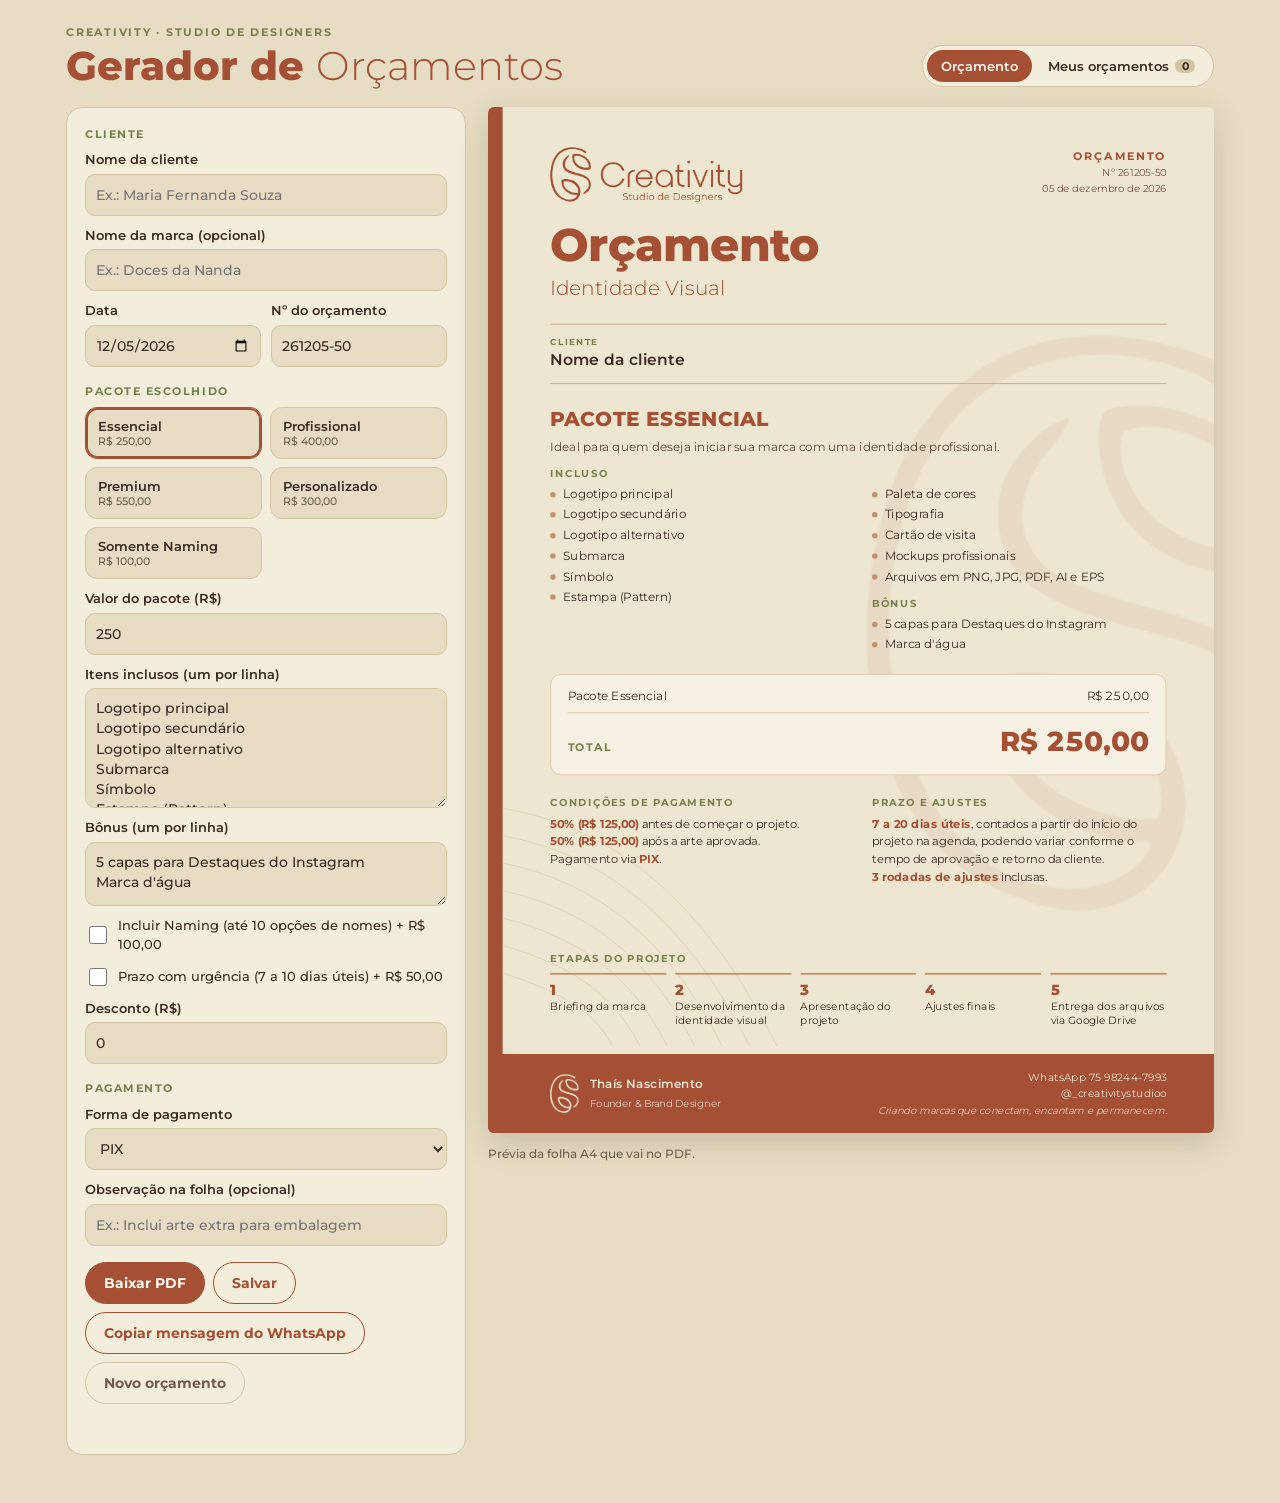
<file: orcamentos/index.html>
<!doctype html>
<html lang="pt-BR">
<head>
<meta charset="utf-8">
<meta name="viewport" content="width=device-width,initial-scale=1,viewport-fit=cover">
<title>Orçamentos Creativity</title>
<meta name="description" content="Gerador de orçamentos da Creativity · Studio de Designers. Crie, salve e baixe orçamentos em PDF.">
<meta name="theme-color" content="#A54F35">
<meta name="apple-mobile-web-app-capable" content="yes">
<meta name="mobile-web-app-capable" content="yes">
<meta name="apple-mobile-web-app-title" content="Orçamentos">
<meta name="apple-mobile-web-app-status-bar-style" content="default">
<link rel="manifest" href="manifest.webmanifest">
<link rel="icon" type="image/png" sizes="32x32" href="assets/favicon-32.png">
<link rel="apple-touch-icon" href="assets/apple-touch-icon.png">
<link rel="stylesheet" href="app.css">
</head>
<body>
<div class="wrap">
<header>
 <div><div class="eb">Creativity · Studio de Designers</div><h1>Gerador de <span>Orçamentos</span></h1></div>
 <div class="hd-r">
  <nav class="tabs" role="tablist" aria-label="Seções">
   <button type="button" role="tab" id="tab-novo" aria-selected="true" aria-controls="view-novo">Orçamento</button>
   <button type="button" role="tab" id="tab-lista" aria-selected="false" aria-controls="view-lista">Meus orçamentos <span class="cnt" id="cnt">0</span></button>
  </nav>
  <button type="button" class="btn sm" id="instalar" hidden>Instalar app</button>
 </div>
</header>

<p class="ios" id="ios" hidden>Para instalar no iPhone: toque em <b>Compartilhar</b> e depois em <b>Adicionar à Tela de Início</b>.</p>

<section id="view-novo" role="tabpanel" aria-labelledby="tab-novo">
<div class="layout">
<form id="f" autocomplete="off">
 <fieldset><legend>Cliente</legend>
  <label for="cli">Nome da cliente<input type="text" id="cli" placeholder="Ex.: Maria Fernanda Souza"></label>
  <label for="mar">Nome da marca (opcional)<input type="text" id="mar" placeholder="Ex.: Doces da Nanda"></label>
  <div class="row">
   <label for="dt">Data<input type="date" id="dt"></label>
   <label for="num">Nº do orçamento<input type="text" id="num"></label>
  </div>
 </fieldset>
 <fieldset><legend>Pacote escolhido</legend>
  <div class="pk" id="pk" role="group" aria-label="Pacote"></div>
  <label for="preco">Valor do pacote (R$)<input type="number" id="preco" min="0" step="10" inputmode="decimal"></label>
  <label for="itens" id="litens">Itens inclusos (um por linha)<textarea id="itens"></textarea></label>
  <label for="bonus" id="lbonus">Bônus (um por linha)<textarea id="bonus" style="min-height:64px"></textarea></label>
  <label class="chk" for="naming"><input type="checkbox" id="naming">Incluir Naming (até 10 opções de nomes) + R$ 100,00</label>
  <label class="chk" for="urg"><input type="checkbox" id="urg">Prazo com urgência (7 a 10 dias úteis) + R$ 50,00</label>
  <label for="desc">Desconto (R$)<input type="number" id="desc" min="0" step="5" value="0" inputmode="decimal"></label>
 </fieldset>
 <fieldset><legend>Pagamento</legend>
  <label for="pag">Forma de pagamento<select id="pag"><option value="pix">PIX</option><option value="cartao">Cartão de crédito</option><option value="ambos">PIX ou cartão de crédito</option></select></label>
  <label for="obs">Observação na folha (opcional)<input type="text" id="obs" placeholder="Ex.: Inclui arte extra para embalagem"></label>
 </fieldset>
 <div class="act">
  <button type="button" class="btn p" id="pdf">Baixar PDF</button>
  <button type="button" class="btn" id="share" hidden>Compartilhar PDF</button>
  <button type="button" class="btn" id="salvar">Salvar</button>
  <button type="button" class="btn" id="wpp">Copiar mensagem do WhatsApp</button>
  <button type="button" class="btn ghost" id="novo">Novo orçamento</button>
 </div>
 <p id="msg" role="status"></p>
</form>

<div class="side">
 <div class="stage" id="stage"><div class="scaler" id="scaler">
  <div class="page" id="page">
   <div class="band"></div>
   <img class="wm" src="assets/simbolo.png" alt="">
   <svg class="waves" viewBox="0 0 420 300" fill="none" stroke="#D9C39F" stroke-width="1">
    <path d="M0 40 C120 60 220 140 300 300"/><path d="M0 70 C110 90 200 160 270 300"/><path d="M0 100 C100 120 180 180 240 300"/><path d="M0 130 C90 150 160 200 210 300"/><path d="M0 160 C80 180 140 220 180 300"/><path d="M0 190 C70 210 120 240 150 300"/><path d="M0 220 C60 240 100 260 120 300"/>
   </svg>
   <div class="in">
    <div class="ph"><img src="assets/logo.png" alt="Creativity Studio de Designers"><div class="meta"><b>ORÇAMENTO</b><span id="p_num"></span><br><span id="p_dt"></span></div></div>
    <div class="ttl"><h2>Orçamento</h2><p id="p_sub">Identidade Visual</p></div>
    <div class="cli"><div><span>Cliente</span><strong id="p_cli"></strong></div><div id="p_marw"><span>Marca</span><strong id="p_mar"></strong></div></div>
    <div class="pkg"><h3 id="p_pk"></h3><p class="ds" id="p_ds"></p>
     <div class="cols"><div><h4>Incluso</h4><ul id="p_i1"></ul></div><div><h4 style="visibility:hidden">Incluso</h4><ul id="p_i2"></ul><div id="p_bw" style="margin-top:12px"><h4>Bônus</h4><ul id="p_b"></ul></div></div></div>
    </div>
    <div class="vals" id="p_vals"></div>
    <div class="cond">
     <div><h4>Condições de pagamento</h4><p id="p_pag"></p></div>
     <div><h4>Prazo e ajustes</h4><p id="p_prazo"></p></div>
    </div>
    <p class="obs" id="p_obs"></p>
    <div class="et" id="p_et"><h4>Etapas do projeto</h4><ol><li><b>1</b>Briefing da marca</li><li><b>2</b>Desenvolvimento da identidade visual</li><li><b>3</b>Apresentação do projeto</li><li><b>4</b>Ajustes finais</li><li><b>5</b>Entrega dos arquivos via Google Drive</li></ol></div>
   </div>
   <div class="pf">
    <div class="sig"><img src="assets/assinatura.png" alt=""><div><b>Thaís Nascimento</b><span>Founder &amp; Brand Designer</span></div></div>
    <div class="ct">WhatsApp 75 98244-7993<br>@_creativitystudioo<br><span class="q">Criando marcas que conectam, encantam e permanecem.</span></div>
   </div>
  </div>
 </div></div>
 <p class="hint">Prévia da folha A4 que vai no PDF.</p>
</div>
</div>
</section>

<section id="view-lista" role="tabpanel" aria-labelledby="tab-lista" hidden>
 <div class="lst-hd">
  <label for="busca" class="grow">Buscar<input type="search" id="busca" placeholder="Cliente, marca, pacote ou nº"></label>
  <div class="act">
   <button type="button" class="btn sm" id="exportar">Exportar backup</button>
   <label class="btn sm file">Importar backup<input type="file" id="importar" accept="application/json,.json"></label>
  </div>
 </div>
 <p class="hint">Os orçamentos ficam salvos neste aparelho. Use “Exportar backup” para guardar uma cópia ou levar para outro aparelho.</p>
 <p id="msg2" role="status"></p>
 <ul class="lst" id="lst"></ul>
 <p class="vazio" id="vazio">Nenhum orçamento salvo ainda. Crie um na aba <b>Orçamento</b> e toque em <b>Salvar</b> ou <b>Baixar PDF</b>.</p>
</section>
</div>

<script src="vendor/html2canvas.min.js" defer></script>
<script src="vendor/jspdf.umd.min.js" defer></script>
<script src="app.js" defer></script>
</body>
</html>
</file>
<file: orcamentos/app.css>
@font-face{font-family:"Montserrat";font-style:normal;font-weight:300;font-display:swap;src:url(fonts/montserrat-latin-300-normal.woff2) format("woff2")}
@font-face{font-family:"Montserrat";font-style:normal;font-weight:400;font-display:swap;src:url(fonts/montserrat-latin-400-normal.woff2) format("woff2")}
@font-face{font-family:"Montserrat";font-style:normal;font-weight:500;font-display:swap;src:url(fonts/montserrat-latin-500-normal.woff2) format("woff2")}
@font-face{font-family:"Montserrat";font-style:normal;font-weight:600;font-display:swap;src:url(fonts/montserrat-latin-600-normal.woff2) format("woff2")}
@font-face{font-family:"Montserrat";font-style:normal;font-weight:700;font-display:swap;src:url(fonts/montserrat-latin-700-normal.woff2) format("woff2")}
@font-face{font-family:"Montserrat";font-style:normal;font-weight:800;font-display:swap;src:url(fonts/montserrat-latin-800-normal.woff2) format("woff2")}

:root{
 --bg:#E6DDC4;--panel:#F3EDDC;--ink:#3A2A21;--muted:#6F5E50;--line:#D3C5A2;
 --terra:#A54F35;--oliva:#79804F;--creme:#EDE6D0;--nude:#BF936F;--on:#FFF8EE;
 --f:"Montserrat",system-ui,-apple-system,"Segoe UI",sans-serif;
 color-scheme:light;
}
@media (prefers-color-scheme:dark){:root:not([data-theme="light"]){--bg:#211914;--panel:#2C221C;--ink:#F1E8D2;--muted:#B8A691;--line:#45372D;--terra:#E08A6C;--oliva:#AEB582;--on:#211914;color-scheme:dark}}
:root[data-theme="dark"]{--bg:#211914;--panel:#2C221C;--ink:#F1E8D2;--muted:#B8A691;--line:#45372D;--terra:#E08A6C;--oliva:#AEB582;--on:#211914;color-scheme:dark}
*{box-sizing:border-box}
[hidden]{display:none!important}
html,body{margin:0}
body{background:var(--bg);color:var(--ink);font:14px/1.5 var(--f);-webkit-text-size-adjust:100%}
img{max-width:100%}
.wrap{max-width:1180px;margin:0 auto;padding-top:max(24px,env(safe-area-inset-top,0px));padding-bottom:max(48px,env(safe-area-inset-bottom,0px));padding-left:max(16px,env(safe-area-inset-left,0px));padding-right:max(16px,env(safe-area-inset-right,0px))}
header{display:flex;flex-wrap:wrap;justify-content:space-between;align-items:end;gap:12px;margin-bottom:20px}
header .eb{font-size:11px;letter-spacing:.16em;text-transform:uppercase;color:var(--oliva);font-weight:700}
h1{font-weight:800;font-size:clamp(28px,4.5vw,40px);line-height:1.05;margin:4px 0 0;color:var(--terra);text-wrap:balance}
h1 span{font-weight:300}
.hd-r{display:flex;flex-wrap:wrap;gap:10px;align-items:center}
.tabs{display:flex;background:var(--panel);border:1px solid var(--line);border-radius:999px;padding:4px;gap:2px}
.tabs button{font:600 13px var(--f);border:0;background:transparent;color:var(--ink);padding:8px 14px;border-radius:999px;cursor:pointer;display:flex;align-items:center;gap:6px}
.tabs button[aria-selected="true"]{background:var(--terra);color:var(--on)}
.cnt{font-size:11px;font-weight:700;min-width:20px;padding:0 6px;border-radius:999px;background:var(--line);color:var(--ink);text-align:center}
.tabs button[aria-selected="true"] .cnt{background:var(--on);color:var(--terra)}
.ios{background:var(--panel);border:1px solid var(--line);border-radius:12px;padding:10px 14px;margin:0 0 16px;font-size:13px}
.layout{display:grid;grid-template-columns:minmax(0,400px) minmax(0,1fr);gap:22px;align-items:start}
@media(max-width:900px){.layout{grid-template-columns:1fr}}
form{background:var(--panel);border:1px solid var(--line);border-radius:16px;padding:18px;display:flex;flex-direction:column;gap:16px;min-width:0}
fieldset{border:0;padding:0;margin:0;display:flex;flex-direction:column;gap:10px;min-width:0}
legend{font-size:11px;letter-spacing:.14em;text-transform:uppercase;color:var(--oliva);font-weight:700;padding:0;margin-bottom:8px}
label{display:flex;flex-direction:column;gap:4px;font-weight:600;font-size:13px;min-width:0}
.row{display:grid;grid-template-columns:1fr 1fr;gap:10px}
input[type=text],input[type=number],input[type=date],input[type=search],select,textarea{width:100%;font:500 16px var(--f);padding:9px 10px;border-radius:10px;border:1px solid var(--line);background:var(--bg);color:var(--ink);min-height:42px}
@media(min-width:700px){input[type=text],input[type=number],input[type=date],input[type=search],select,textarea{font-size:14px}}
textarea{min-height:120px;resize:vertical;line-height:1.45}
.pk{display:grid;grid-template-columns:1fr 1fr;gap:8px}
.pk button{font:600 13px var(--f);text-align:left;padding:10px 12px;border-radius:12px;border:1px solid var(--line);background:var(--bg);color:var(--ink);cursor:pointer;display:flex;flex-direction:column;gap:1px}
.pk button small{font-weight:500;color:var(--muted)}
.pk button[aria-pressed="true"]{border-color:var(--terra);box-shadow:inset 0 0 0 2px var(--terra)}
.chk{flex-direction:row;align-items:center;gap:8px;font-weight:500}
input[type=checkbox]{width:18px;height:18px;accent-color:var(--terra);flex:none}
.hint{font-size:12px;color:var(--muted);font-weight:500;margin:0}
.act{display:flex;flex-wrap:wrap;gap:8px}
.btn{font:700 14px var(--f);border-radius:999px;padding:11px 18px;cursor:pointer;border:1px solid var(--terra);background:transparent;color:var(--terra);display:inline-flex;align-items:center;justify-content:center;gap:6px;text-decoration:none}
.btn.p{background:var(--terra);color:var(--on)}
.btn.sm{font-size:13px;padding:8px 14px}
.btn.ghost{border-color:var(--line);color:var(--muted)}
.btn.danger{border-color:var(--line);color:var(--muted)}
.btn:disabled{opacity:.6;cursor:progress}
.btn.file{position:relative;overflow:hidden}
.btn.file input{position:absolute;inset:0;opacity:0;cursor:pointer}
button:focus-visible,input:focus-visible,select:focus-visible,textarea:focus-visible,.btn.file:focus-within{outline:2px solid var(--terra);outline-offset:2px}
#msg,#msg2{font-weight:600;font-size:13px;min-height:1.3em;margin:0}
.side{display:flex;flex-direction:column;gap:12px;min-width:0;position:sticky;top:max(12px,env(safe-area-inset-top,0px))}
@media(max-width:900px){.side{position:static}}
.stage{width:100%;overflow:hidden;border-radius:6px;box-shadow:0 10px 30px rgba(58,42,33,.18)}
.scaler{transform-origin:0 0}

/* ===== Meus orçamentos ===== */
.lst-hd{display:flex;flex-wrap:wrap;gap:12px;align-items:end;margin-bottom:10px}
.grow{flex:1 1 260px}
.lst{list-style:none;margin:14px 0 0;padding:0;display:grid;grid-template-columns:repeat(auto-fill,minmax(min(100%,320px),1fr));gap:12px}
.card{background:var(--panel);border:1px solid var(--line);border-radius:16px;padding:16px;display:flex;flex-direction:column;gap:10px;min-width:0}
.card .top{display:flex;justify-content:space-between;gap:10px;align-items:start}
.card h3{margin:0;font-size:16px;font-weight:700;overflow-wrap:anywhere}
.card .sub{margin:2px 0 0;font-size:12.5px;color:var(--muted);overflow-wrap:anywhere}
.card .val{font-size:18px;font-weight:800;color:var(--terra);font-variant-numeric:tabular-nums;white-space:nowrap}
.card .meta{font-size:12px;color:var(--muted)}
.card .act .btn{flex:1 1 auto}
.vazio{color:var(--muted);text-align:center;padding:40px 16px;margin:0}

/* ===== Folha A4 (cores fixas da marca) ===== */
.page{width:794px;height:1123px;background:#EDE6D0;color:#3A2A21;position:relative;overflow:hidden;font-family:var(--f);display:flex;flex-direction:column}
.page .band{position:absolute;left:0;top:0;bottom:0;width:16px;background:#A54F35}
.page .wm{position:absolute;right:-90px;top:250px;width:470px;opacity:.07}
.page .waves{position:absolute;left:16px;bottom:96px;width:420px;height:300px;opacity:.55}
.page .in{position:relative;padding:44px 52px 0 68px;display:flex;flex-direction:column;gap:22px;flex:1}
.ph{display:flex;justify-content:space-between;align-items:flex-start}
.ph img{width:210px;display:block}
.ph .meta{text-align:right;font-size:11px;color:#7A5544;line-height:1.6}
.ph .meta b{display:block;font-size:12px;letter-spacing:.18em;color:#A54F35;font-weight:700}
.ttl h2{margin:0;font-size:50px;line-height:1;font-weight:800;color:#A54F35;letter-spacing:-.01em}
.ttl p{margin:6px 0 0;font-size:22px;font-weight:300;color:#A54F35}
.page .cli{display:flex;gap:28px;border-top:1px solid #C9A88C;border-bottom:1px solid #C9A88C;padding:12px 0}
.page .cli div{display:flex;flex-direction:column;min-width:0}
.page .cli span{font-size:9.5px;letter-spacing:.16em;text-transform:uppercase;color:#79804F;font-weight:700}
.page .cli strong{font-size:17px;font-weight:600;color:#3A2A21}
.pkg h3{margin:0;font-size:22px;font-weight:800;color:#A54F35;letter-spacing:.02em}
.pkg .ds{margin:4px 0 12px;font-size:13px;color:#5C463A;max-width:58ch}
.cols{display:grid;grid-template-columns:1fr 1fr;gap:4px 30px}
.cols h4{margin:0 0 4px;font-size:11px;letter-spacing:.14em;text-transform:uppercase;color:#79804F;font-weight:700}
.cols ul{margin:0;padding:0;list-style:none;display:flex;flex-direction:column;gap:3px}
.cols li{font-size:13px;color:#3A2A21;display:flex;gap:8px;align-items:baseline}
.cols li::before{content:"";width:6px;height:6px;border-radius:50%;background:#BF936F;flex:none;transform:translateY(-1px)}
.vals{background:#F6F1E2;border:1px solid #DCCBAA;border-radius:12px;padding:14px 18px;display:flex;flex-direction:column;gap:6px}
.vals .l{display:flex;justify-content:space-between;font-size:13px;gap:16px;font-variant-numeric:tabular-nums}
.vals .l.neg span:last-child{color:#79804F}
.vals .tot{display:flex;justify-content:space-between;align-items:baseline;border-top:1px solid #DCCBAA;padding-top:8px;margin-top:2px}
.vals .tot span{font-size:12px;letter-spacing:.14em;text-transform:uppercase;font-weight:700;color:#79804F}
.vals .tot strong{font-size:30px;font-weight:800;color:#A54F35;font-variant-numeric:tabular-nums}
.cond{display:grid;grid-template-columns:1fr 1fr;gap:16px 30px}
.cond h4{margin:0 0 4px;font-size:11px;letter-spacing:.14em;text-transform:uppercase;color:#79804F;font-weight:700}
.cond p{margin:0;font-size:12.5px;color:#3A2A21;line-height:1.55}
.cond b{color:#A54F35}
.obs{font-size:12px;color:#5C463A;font-style:italic;margin:0}
.et{margin-top:auto;margin-bottom:28px}.et h4{margin:0 0 8px;font-size:11px;letter-spacing:.14em;text-transform:uppercase;color:#79804F;font-weight:700}
.et ol{list-style:none;margin:0;padding:0;display:grid;grid-template-columns:repeat(5,1fr);gap:10px}
.et li{font-size:11.5px;line-height:1.35;color:#3A2A21;border-top:2px solid #BF936F;padding-top:6px}
.et li b{display:block;color:#A54F35;font-size:16px;font-weight:800}
.pf{background:#A54F35;color:#EDE6D0;padding:16px 52px 16px 68px;display:flex;align-items:center;justify-content:space-between;gap:20px;position:relative}
.pf .sig{display:flex;align-items:center;gap:12px}
.pf .sig img{height:42px}
.pf .sig b{display:block;font-size:13px;font-weight:600}.pf .sig span{font-size:11px;opacity:.85}
.pf .ct{text-align:right;font-size:11.5px;line-height:1.6}
.pf .q{font-size:11px;font-style:italic;opacity:.85}
</file>
